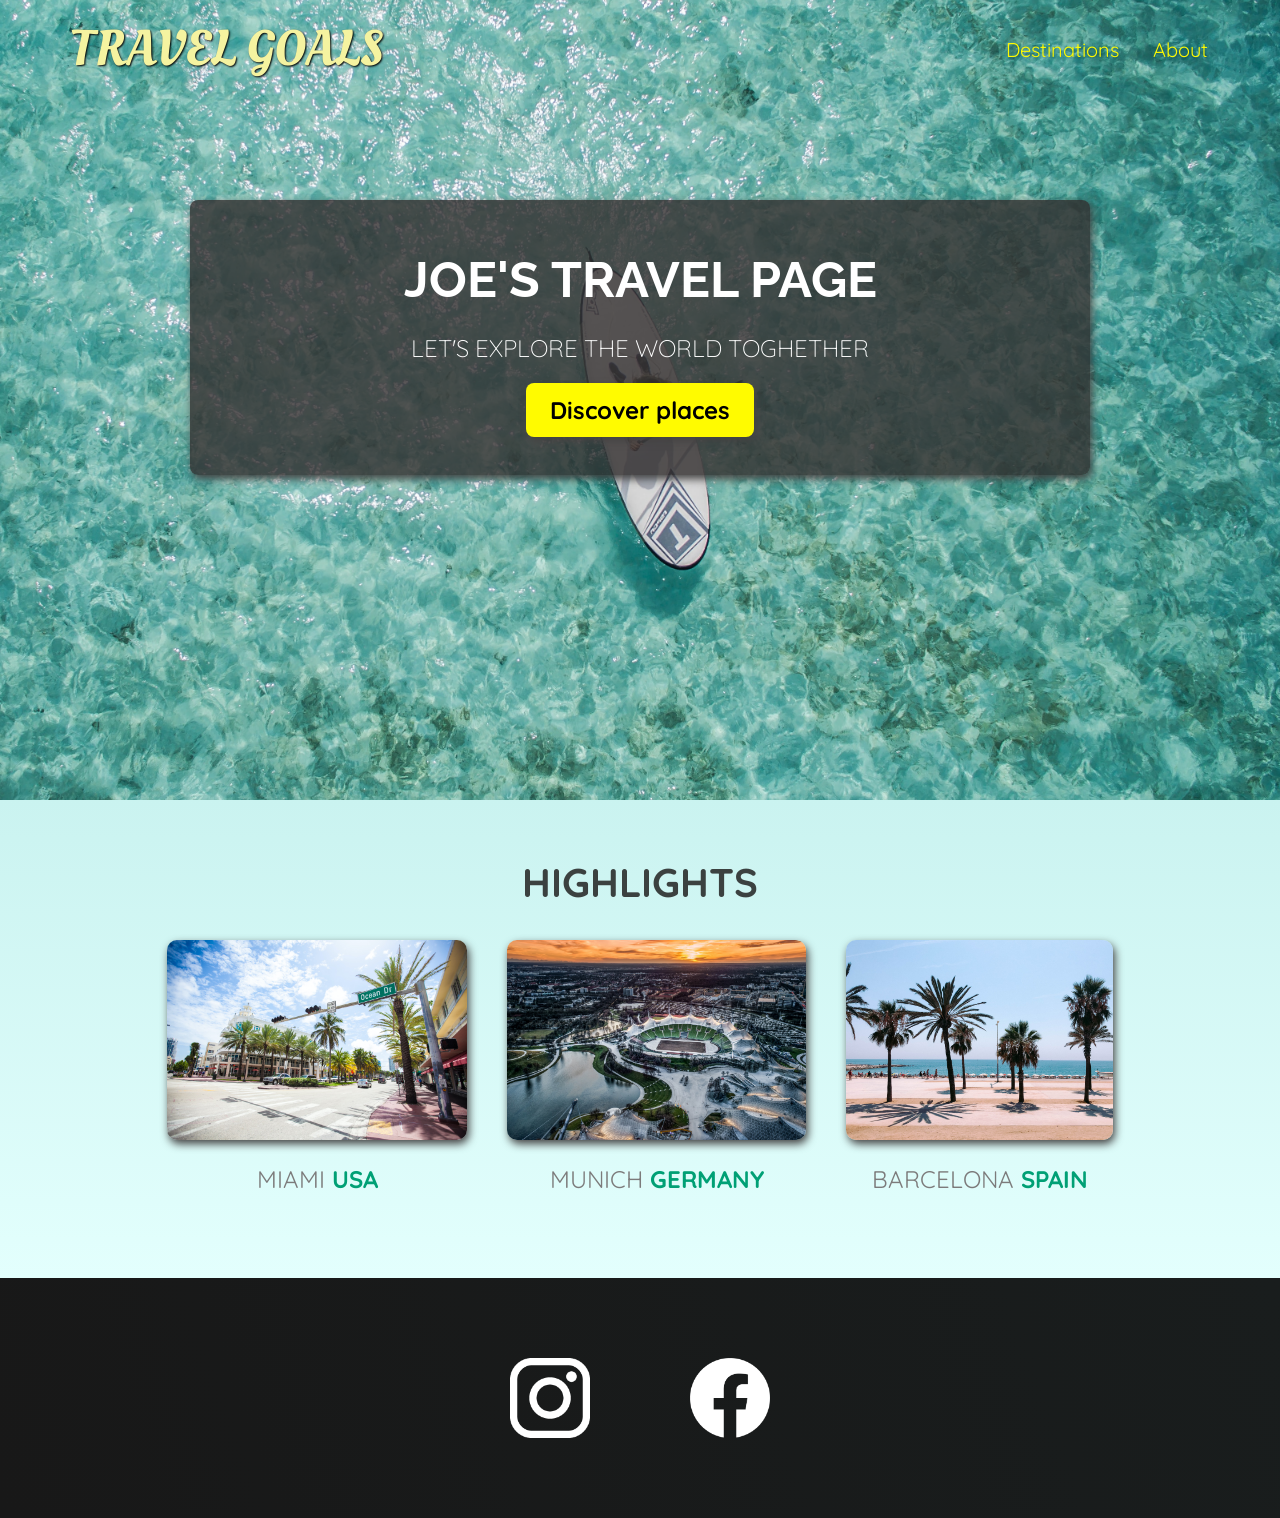
<file: index.html>
<!doctype html>
<html lang="en">
  <head>
    <meta charset="UTF-8" />
    <link
      href="https://fonts.googleapis.com/css2?family=Raleway:wght@700&family=Oleo+Script:wght@700&family=Quicksand:wght@300;500;700&display=swap"
      rel="stylesheet"
    />
    <link rel="stylesheet" href="shared.css" />
    <link rel="stylesheet" href="styles.css" />

    <title>Travel Goals</title>
  </head>
  <body>
    <header>
      <div id="page-logo"><a href="/index.html">Travel Goals</a></div>
      <nav>
        <ul>
          <li><a href="places.html">Destinations</a></li>
          <li><a href="">About</a></li>
        </ul>
      </nav>
    </header>

    <main>
      <section id="hero">
        <div id="hero-content">
          <h1>Joe's Travel Page</h1>
          <p>Let's explore the world toghether</p>
          <a href="/places.html">Discover places</a>
        </div>
      </section>
      <section id="highlights">
        <h2>Highlights</h2>
        <ul id="destinations">
          <li class="destination">
            <img src="/images/places/miami.jpg" alt="Sunny Day in Miami" />
            <p>Miami <strong>USA</strong></p>
          </li>
          <li class="destination">
            <img
              src="/images/places/munich.jpg"
              alt="Munich stadium in winter"
            />
            <p>Munich <strong>Germany</strong></p>
          </li>
          <li class="destination">
            <img
              src="/images/places/barcelona.jpg"
              alt="Palm beach in Barcelona"
            />
            <p>Barcelona <strong>Spain</strong></p>
          </li>
        </ul>
      </section>
    </main>
    <footer>
      <ul>
        <li>
          <a href="https://www.instagram.com" target="_blank"
            ><img src="/images/icons/insta.png" alt="Insagram logo"
          /></a>
        </li>
        <li>
          <a href="https://www.facebook.com" target="_blank"
            ><img src="/images/icons/facebook.png" alt="Facebook logo"
          /></a>
        </li>
      </ul>
    </footer>
  </body>
</html>
</file>
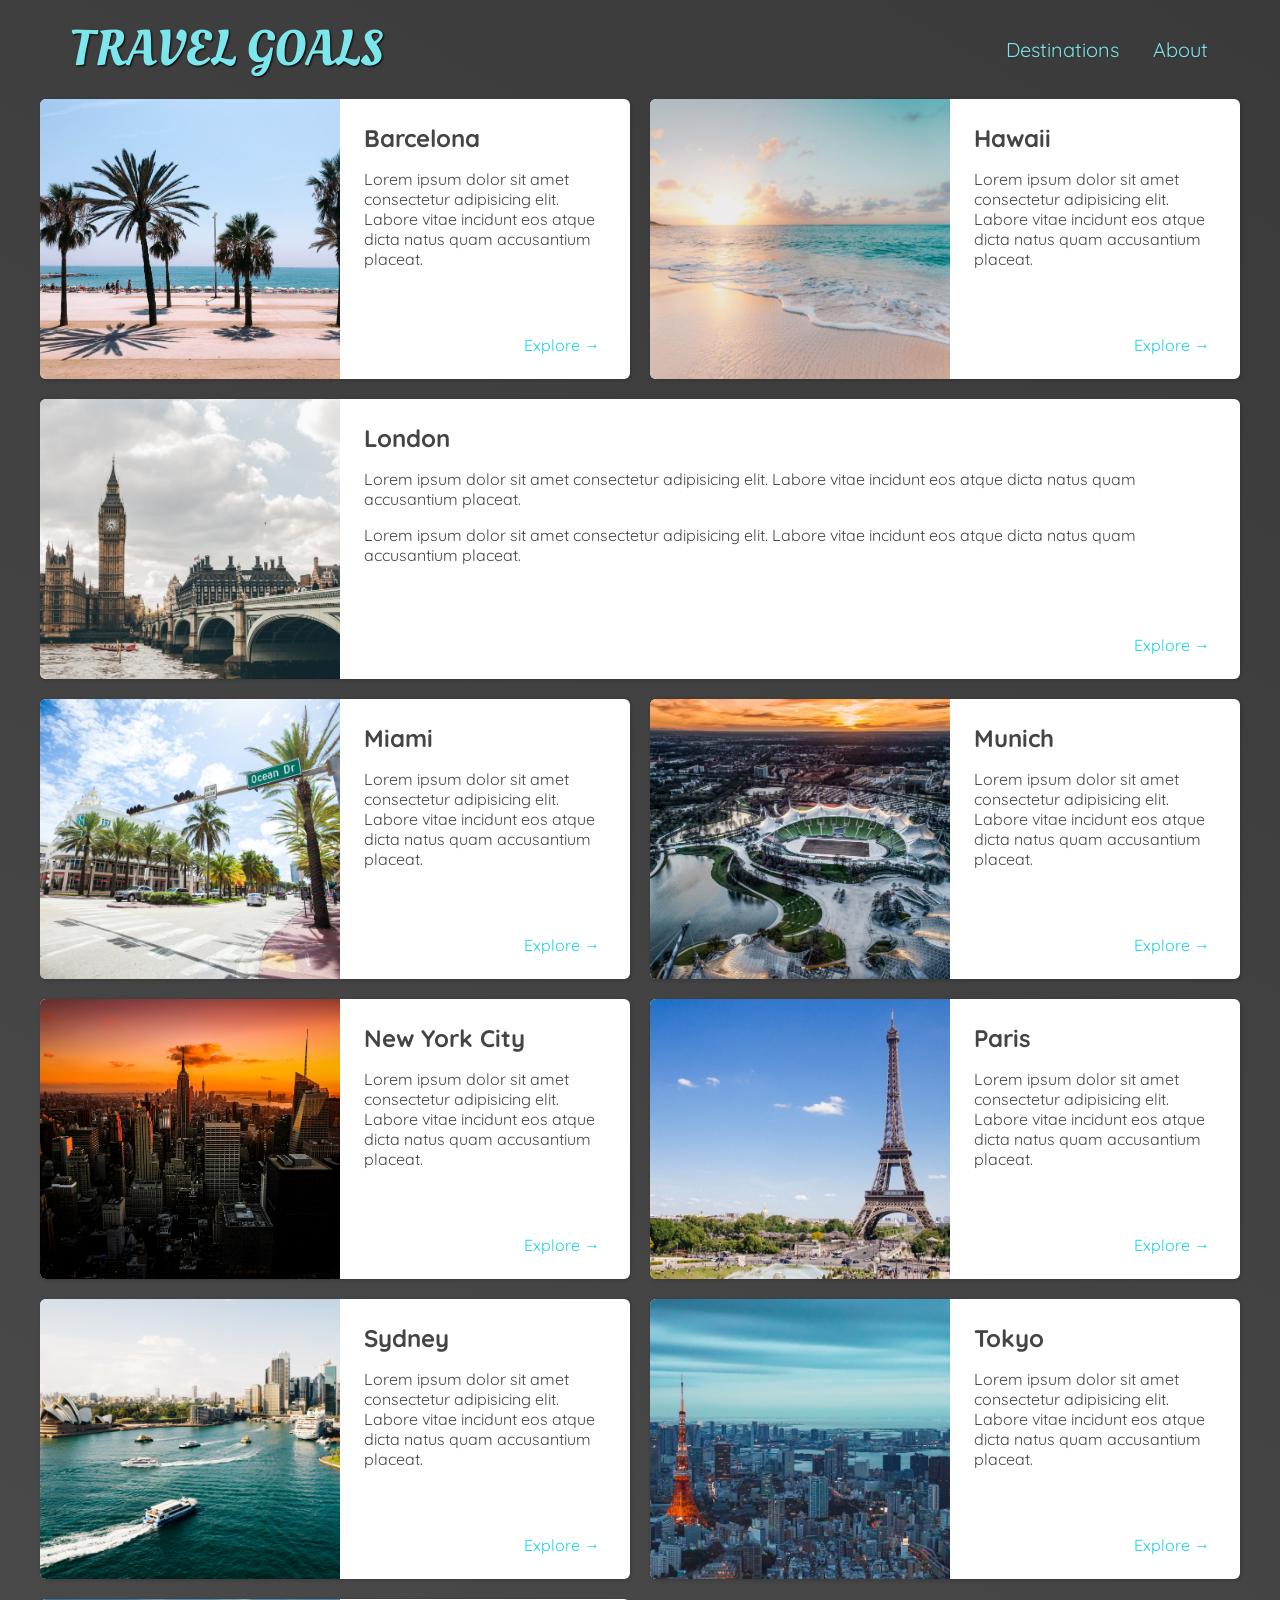
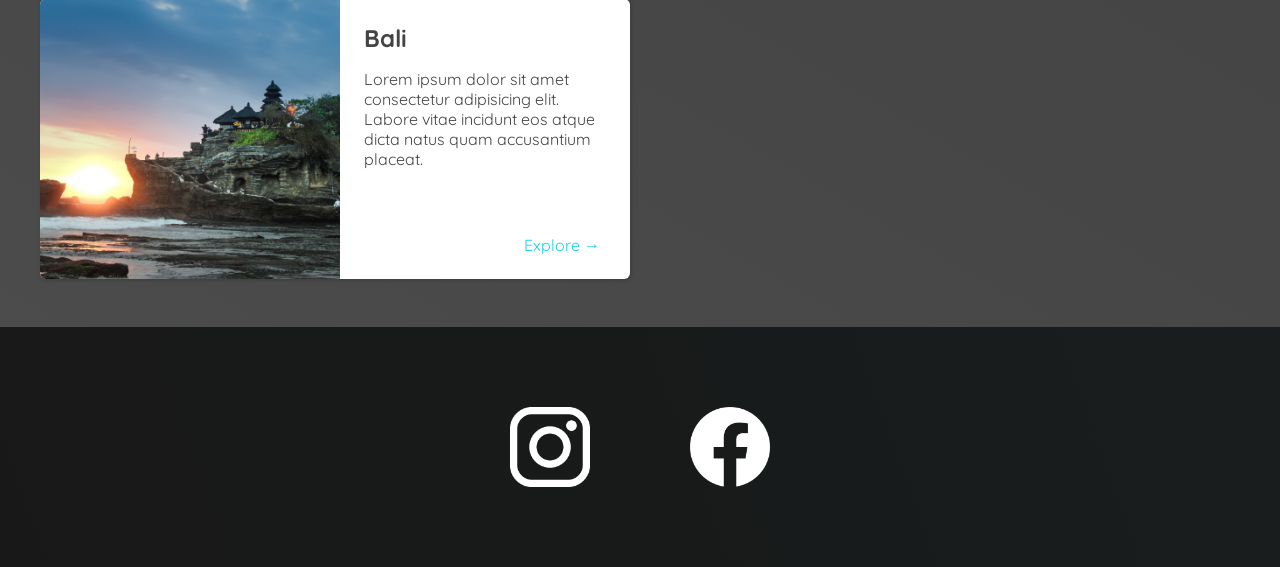
<file: places.html>
<!doctype html>
<html lang="en">
  <head>
    <meta charset="UTF-8" />
    <link
      href="https://fonts.googleapis.com/css2?family=Raleway:wght@700&family=Oleo+Script:wght@700&family=Quicksand:wght@300;500;700&display=swap"
      rel="stylesheet"
    />
    <link rel="stylesheet" href="shared.css" />
    <link rel="stylesheet" href="places.css" />

    <title>Travel Goals</title>
  </head>
  <body>
    <header>
      <div id="page-logo"><a href="/index.html">Travel Goals</a></div>
      <nav>
        <ul>
          <li><a href="places.html">Destinations</a></li>
          <li><a href="">About</a></li>
        </ul>
      </nav>
    </header>
    <main>
      <ul>
        <li>
          <img src="images/places/barcelona.jpg" alt="City of Barcelona" />
          <div class="item-content">
            <div>
              <h2>Barcelona</h2>
              <p>
                Lorem ipsum dolor sit amet consectetur adipisicing elit. Labore
                vitae incidunt eos atque dicta natus quam accusantium placeat.
              </p>
            </div>
            <div class="actions">
              <a href="https://en.wikipedia.org/wiki/Barcelona">Explore &#x2192</a>
            </div>
          </div>
        </li>
        <li>
          <img src="images/places/hawaii.jpg" alt="Hawaii beach" />
          <div class="item-content">
            <div>
              <h2>Hawaii</h2>
              <p>
                Lorem ipsum dolor sit amet consectetur adipisicing elit. Labore
                vitae incidunt eos atque dicta natus quam accusantium placeat.
              </p>
            </div>
            <div class="actions">
              <a href="hhttps://en.wikipedia.org/wiki/Hawaii">Explore &#x2192</a>
            </div>
          </div>
        </li>
        <li>
          <img src="images/places/london.jpg" alt="London city" />
          <div class="item-content">
            <div>
              <h2>London</h2>
              <p>
                Lorem ipsum dolor sit amet consectetur adipisicing elit. Labore
                vitae incidunt eos atque dicta natus quam accusantium placeat.
              </p>
              <p>
                Lorem ipsum dolor sit amet consectetur adipisicing elit. Labore
                vitae incidunt eos atque dicta natus quam accusantium placeat.
              </p>
            </div>
            <div class="actions">
              <a href="https://en.wikipedia.org/wiki/London">Explore &#x2192</a>
            </div>
          </div>
        </li>
        <li>
          <img src="images/places/miami.jpg" alt="Miami streets" />
          <div class="item-content">
            <div>
              <h2>Miami</h2>
              <p>
                Lorem ipsum dolor sit amet consectetur adipisicing elit. Labore
                vitae incidunt eos atque dicta natus quam accusantium placeat.
              </p>
            </div>
            <div class="actions">
              <a href="https://en.wikipedia.org/wiki/Miami">Explore &#x2192</a>
            </div>
          </div>
        </li>
        <li>
          <img src="images/places/munich.jpg" alt="Munich football stadium" />
          <div class="item-content">
            <div>
              <h2>Munich</h2>
              <p>
                Lorem ipsum dolor sit amet consectetur adipisicing elit. Labore
                vitae incidunt eos atque dicta natus quam accusantium placeat.
              </p>
            </div>
            <div class="actions">
              <a href="https://en.wikipedia.org/wiki/Munich">Explore &#x2192</a>
            </div>
          </div>
        </li>
        <li>
          <img src="images/places/new-york-city.jpg" alt="New York City skyline" />
          <div class="item-content">
            <div>
              <h2>New York City</h2>
              <p>
                Lorem ipsum dolor sit amet consectetur adipisicing elit. Labore
                vitae incidunt eos atque dicta natus quam accusantium placeat.
              </p>
            </div>
            <div class="actions">
              <a href="https://en.wikipedia.org/wiki/New_York_City"
                >Explore &#x2192</a
              >
            </div>
          </div>
        </li>
        <li>
          <img src="images/places/paris.jpg" alt="Paris city" />
          <div class="item-content">
            <div>
              <h2>Paris</h2>
              <p>
                Lorem ipsum dolor sit amet consectetur adipisicing elit. Labore
                vitae incidunt eos atque dicta natus quam accusantium placeat.
              </p>
            </div>
            <div class="actions">
              <a href="https://en.wikipedia.org/wiki/Paris">Explore &#x2192</a>
            </div>
          </div>
        </li>
        <li>
          <img src="images/places/sydney.jpg" alt="Sydney beach" />
          <div class="item-content">
            <div>
              <h2>Sydney</h2>
              <p>
                Lorem ipsum dolor sit amet consectetur adipisicing elit. Labore
                vitae incidunt eos atque dicta natus quam accusantium placeat.
              </p>
            </div>
            <div class="actions">
              <a href="https://en.wikipedia.org/wiki/Sydney">Explore &#x2192</a>
            </div>
          </div>
        </li>
        <li>
          <img src="images/places/tokyo.jpg" alt="Tokyo skyline" />
          <div class="item-content">
            <div>
              <h2>Tokyo</h2>
              <p>
                Lorem ipsum dolor sit amet consectetur adipisicing elit. Labore
                vitae incidunt eos atque dicta natus quam accusantium placeat.
              </p>
            </div>
            <div class="actions">
              <a href="https://en.wikipedia.org/wiki/Tokyo">Explore &#x2192</a>
            </div>
          </div>
        </li>
        <li>
          <img src="images/places/bali.jpg" alt="Bali beach" />
          <div class="item-content">
            <div>
              <h2>Bali</h2>
              <p>
                Lorem ipsum dolor sit amet consectetur adipisicing elit. Labore
                vitae incidunt eos atque dicta natus quam accusantium placeat.
              </p>
            </div>
            <div class="actions">
              <a href="https://en.wikipedia.org/wiki/Bali">Explore &#x2192</a>
            </div>
          </div>
        </li>
      </ul>
    </main>
    <footer>
      <ul>
        <li>
          <a href="https://www.instagram.com" target="_blank"
            ><img src="/images/icons/insta.png" alt="Insagram logo"
          /></a>
        </li>
        <li>
          <a href="https://www.facebook.com" target="_blank"
            ><img src="/images/icons/facebook.png" alt="Facebook logo"
          /></a>
        </li>
      </ul>
    </footer>
  </body>
</html>
</file>
<file: shared.css>
body {
  font-family: "Quicksand", sans-serif;
  margin: 0;
}

ul {
  list-style: none;
  margin: 0;
  padding: 0;
}
header {
  display: flex;
  justify-content: space-between;
  align-items: center;
  padding: 15px 60px;
  position: absolute;
  width: 100%;
  box-sizing: border-box;
}
#page-logo a {
  padding: 10px;
  font-family: "Oleo Script", sans-serif;
  color: rgb(245, 243, 160);
  font-size: 50px;
  text-decoration: none;
  text-transform: uppercase;
  text-shadow: 1px 1px 2px rgb(0, 0, 0);
}

header ul {
  display: flex;
}
header li {
  margin-left: 10px;
}

header a {
  color: rgb(255, 251, 0);
  text-decoration: none;
  font-size: 20px;
  padding: 12px;
  text-shadow: 1px 1px 2px rgba(0, 0, 0, 0.2);
  border-radius: 6px;
}

header nav a:hover {
  color: (77, 77, 77);
  background-color: rgb(255, 251, 0);
}

footer {
  background: linear-gradient(70deg, rgb(24, 24, 24), rgb(25, 29, 29));
  padding: 40px;
}

footer ul {
  display: flex;
  justify-content: center;
  padding: 40px;
}

footer li {
  width: 80px;
  height: 80px;
  margin: 0 50px;
}

footer img {
  width: 100%;
  height: 100%;
}
</file>
<file: styles.css>
#hero {
  height: 800px;
  background-image: url("/images/places/ocean.jpg");
  background-position: center;
  background-size: cover;
}

#hero-content {
  width: 900px;
  background-color: rgba(51, 47, 47, 0.8);
  box-shadow: 2px 4px 8px rgb(68, 67, 67);
  border-radius: 8px;
  text-align: center;
  padding: 50px 0;
  margin: 0 auto;
  position: relative;
  top: 200px;
}

#hero-content h1 {
  color: white;
  text-transform: uppercase;
  font-size: 50px;
  font-family: "Raleway", sans-serif;
  margin: 0;
}

#hero-content p {
  color: white;
  text-transform: uppercase;
  font-size: 24px;
  font-weight: 300;
  margin-bottom: 32px;
}

#hero-content a {
  text-decoration: none;
  background-color: rgb(255, 251, 0);
  padding: 12px 24px;
  color: black;
  font-size: 24px;
  font-weight: bold;
  border-radius: 8px;
  box-shadow: 2px 4px 8px rgb(68, 67, 67);
}

#hero-content a:hover {
  background-color: rgb(255, 238, 0);
}
#highlights {
  padding: 24px;
  background: linear-gradient(0deg, rgb(227, 255, 253), rgb(202, 243, 240));
}

#highlights h2 {
  text-transform: uppercase;
  text-align: center;
  font-size: 40px;
  color: rgb(59, 65, 64);
  margin: 24px, 0;
}

#destinations {
  display: flex;
  width: 90%;
  margin: auto;
  margin-bottom: 40px;
  justify-content: center;
}
.destination {
  margin: 0 20px;
  text-transform: uppercase;
}

.destination p {
  text-align: center;
  font-size: 24px;
  color: rgb(124, 123, 123);
  margin: 20px 0;
}

.destination img {
  height: 200px;
  width: 100%;
  box-shadow: 2px 4px 8px Rgb(68, 67, 67);
  border-radius: 10px;
  object-fit: cover;
}
.destination strong {
  color: rgb(0, 160, 117);
}
</file>
<file: places.css>
body {
  background: linear-gradient(30deg, rgb(77, 77, 77), rgb(58, 58, 58));
  color: rgb(68, 68, 68);
}
#page-logo a {
  color: rgb(123, 230, 235);
}

header {
  position: static;
}

header a {
  color: rgb(123, 230, 235);
}

header nav a:hover {
  background-color: rgb(123, 230, 235);
  color: rgb(59, 59, 59);
}

main ul {
  width: 1200px;
  margin: 0 auto 48px auto;
  display: grid;
  grid-template-columns: 1fr 1fr;
  gap: 20px 20px;
}

li:nth-of-type(3) {
  grid-column: 1 / span 2;
}

main li {
  display: flex;
  background-color: white;
  box-shadow: 1px 1px 4px rgba(0, 0, 0, 0.2);
  border-radius: 6px;
  overflow: hidden;
}

main li img {
  width: 300px;
  height: 280px;
  object-fit: cover;
}

.item-content {
  padding: 24px;
  display: flex;
  flex-direction: column;
  justify-content: space-between;
}

.item-content h2 {
  margin: 0;
}

.actions {
  text-align: right;
}

.actions a {
  text-decoration: none;
  padding: 6px;
  color: rgb(22, 211, 228);
  border-radius: 5px;
}

.actions a:hover {
  background-color: rgb(235, 253, 255);
}
</file>
